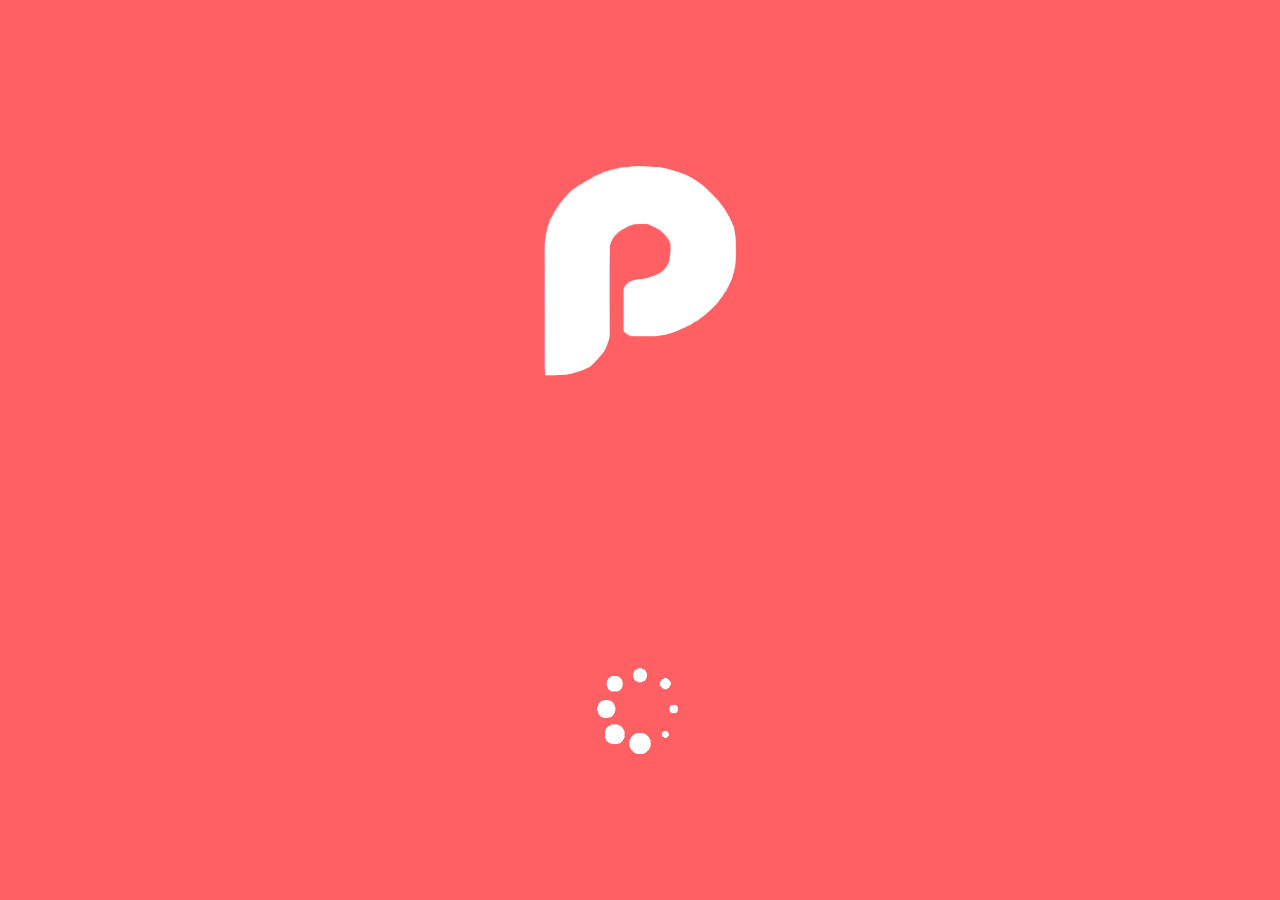
<file: src/pages/index.html>
<!DOCTYPE html>
<html lang="pt-br">
<head>
    <meta charset="UTF-8">
    <meta name="viewport" content="width=device-width, initial-scale=1.0">
    <title>Pomo</title>
    <script src="../scripts/loading.js"></script>
    <link rel="stylesheet" href="../styles/loading.css">
</head>
<body>
    <img src="../../assets/logo-pomo.png" alt="Logo Pomo" class="logo">
    <img src="../../assets/loading.gif" alt="GIF Loading" class="gif">
</body>
</html>
</file>
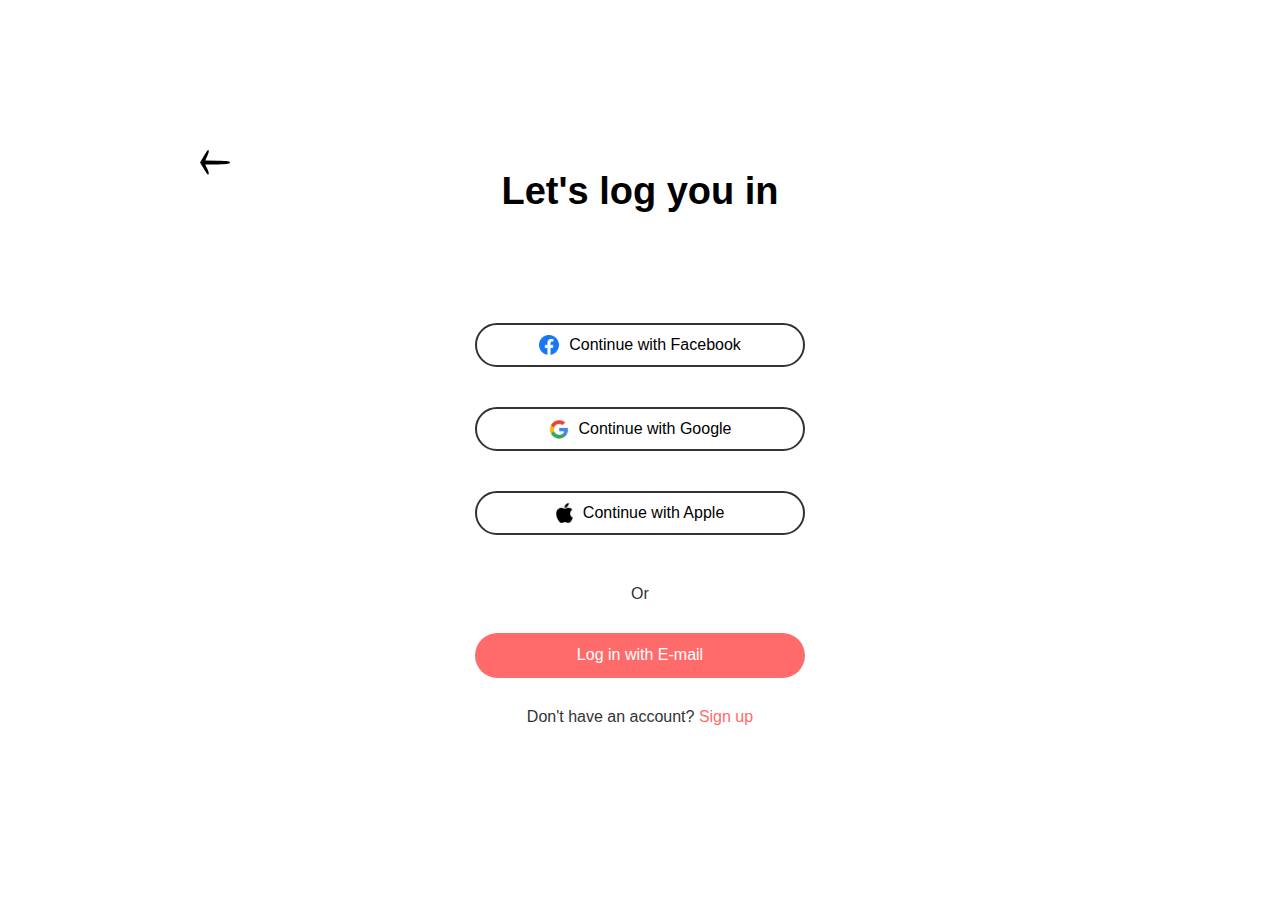
<file: src/pages/login.html>
<!DOCTYPE html>
<html lang="pt-br">
<head>
    <meta charset="UTF-8">
    <meta name="viewport" content="width=device-width, initial-scale=1.0">
    <title>Login</title>
    <link rel="stylesheet" href="../styles/login.css">
</head>
<body>
    <a class="back-arrow" href="thirdPresentation.html">
        <img src="../../assets/Vector.svg" alt="Back Arrow">
    </a>
    <h1>Let's log you in</h1>

    <a href="https://www.facebook.com/?locale=pt_BR" target="_blank">
        <button class="button-platform">
            <img src="../../assets/fb-logo.svg" alt="Facebook"> Continue with Facebook
        </button>
    </a>
    <a href="https://www.google.com/" target="_blank">
        <button class="button-platform">
            <img src="../../assets/google-logo.svg" alt="Google"> Continue with Google
        </button>
    </a>
    <a href="https://www.apple.com/br/store?afid=p238%7CsHCe5GbHJ-dc_mtid_1870765e38482_pcrid_703404953263_pgrid_167133564910_pntwk_g_pchan__pexid__ptid_kwd-10778630_&cid=aos-br-kwgo---slid---product-" target="_blank">
        <button class="button-platform">
            <img src="../../assets/apple-logo.png" alt="Apple"> Continue with Apple
        </button>
    </a>

    <p>Or</p>

    <button class="button-login">Log in with E-mail</button>

    <p>Don't have an account? <a href="register.html">Sign up</a></p>

</body>
</html>
</file>
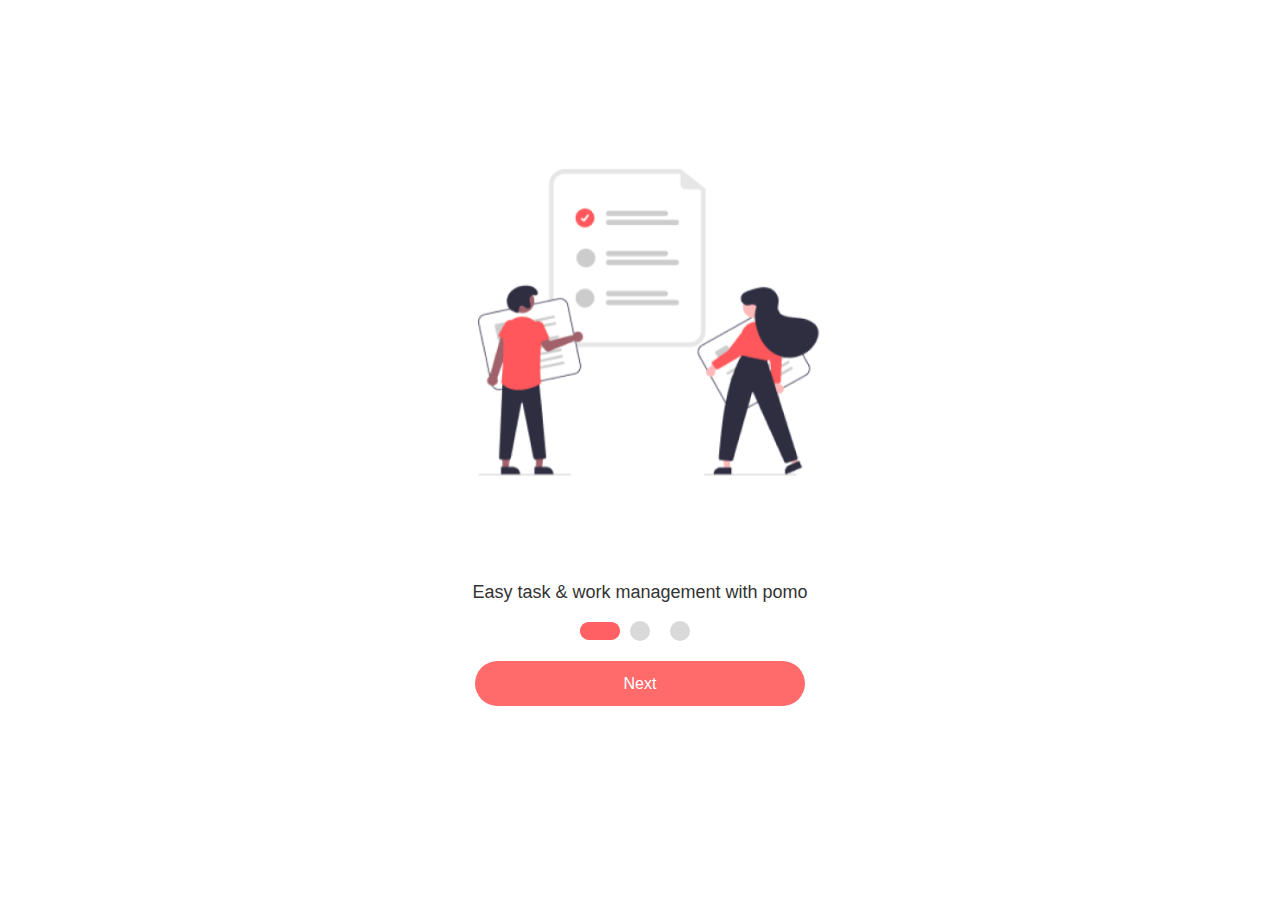
<file: src/pages/presentation.html>
<!DOCTYPE html>
<html lang="en">
<head>
    <meta charset="UTF-8">
    <meta name="viewport" content="width=device-width, initial-scale=1.0">
    <title>Presentation</title>
    <link rel="stylesheet" href="../styles/presentation.css">
</head>
<body>
    <img src="../../assets/img-screen1 1.svg" alt="Illustration" width="400">
    <p>Easy task & work management with pomo</p>
    <div class="dots">
        <img src="../../assets/Rectangle 1.svg" alt="Red Dot">
        <img src="../../assets/Ellipse 1.svg" alt="Gray Dot">
        <img src="../../assets/Ellipse 1.svg" alt="Gray Dot">
    </div>
    <button onclick="window.location.href='secondPresentation.html'">Next</button>
</body>
</html>
</file>
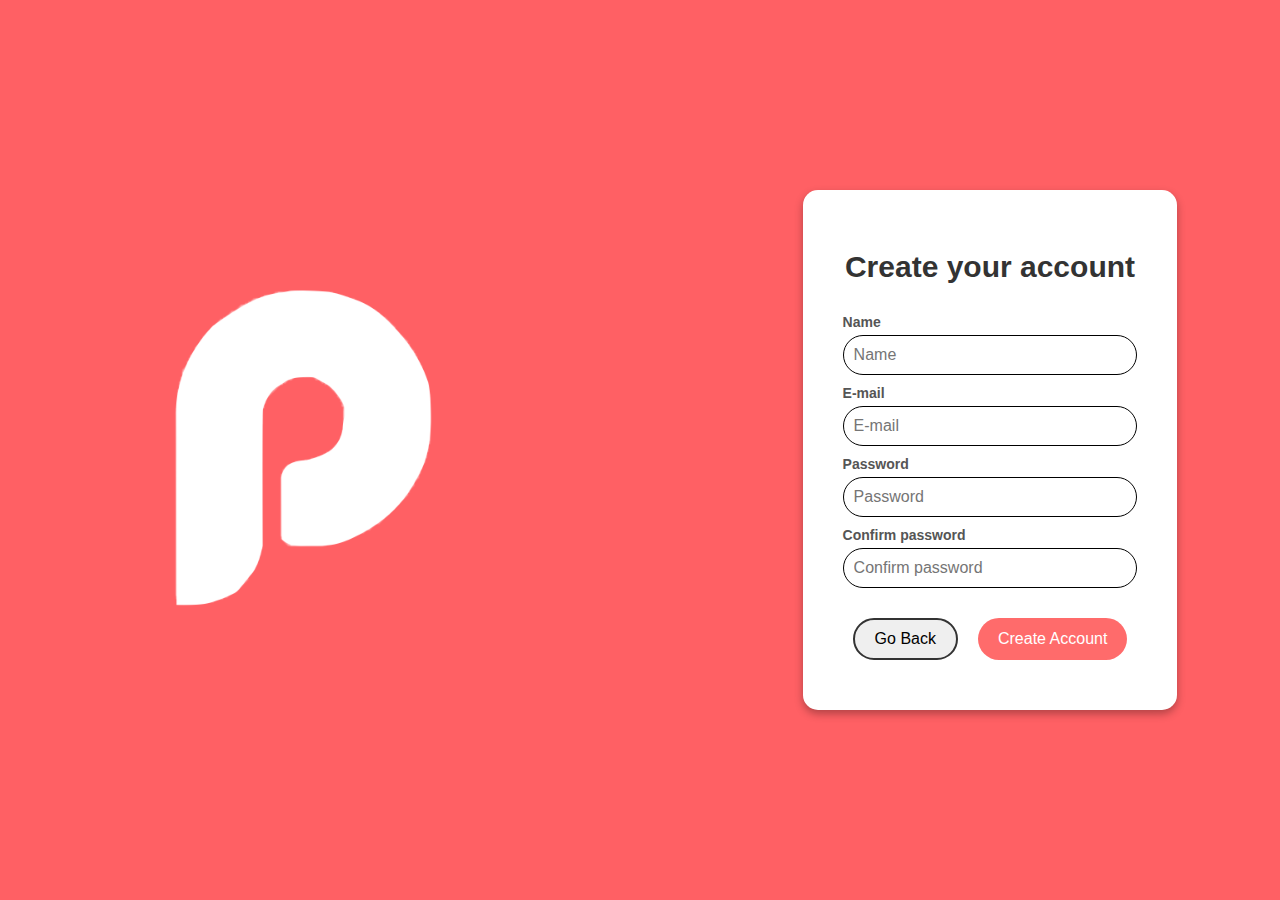
<file: src/pages/register.html>
<!DOCTYPE html>
<html lang="pt-br">
<head>
    <meta charset="UTF-8">
    <meta name="viewport" content="width=device-width, initial-scale=1.0">
    <title>Create Account</title>
    <link rel="stylesheet" href="../styles/register.css">
</head>
<body>
    <div class="container">
        <div class="logo">
            <img src="../../assets/logo-pomo.png" alt="Logo">
        </div>
        <div class="form-container">
            <h1>Create your account</h1>
            <form id="create-account-form">
                <label for="name">Name</label>
                <input type="text" id="name" name="name" placeholder="Name" required>

                <label for="email">E-mail</label>
                <input type="email" id="email" name="email" placeholder="E-mail" required>

                <label for="password">Password</label>
                <input type="password" id="password" name="password" placeholder="Password" required>

                <label for="confirm-password">Confirm password</label>
                <input type="password" id="confirm-password" name="confirm-password" placeholder="Confirm password" required>

                <div class="buttons">
                    <button type="button" onclick="window.location.href='login.html'">Go Back</button>
                    <button type="submit">Create Account</button>
                </div>
            </form>
        </div>
    </div>
    <script src="../scripts/register.js"></script>
</body>
</html>
</file>
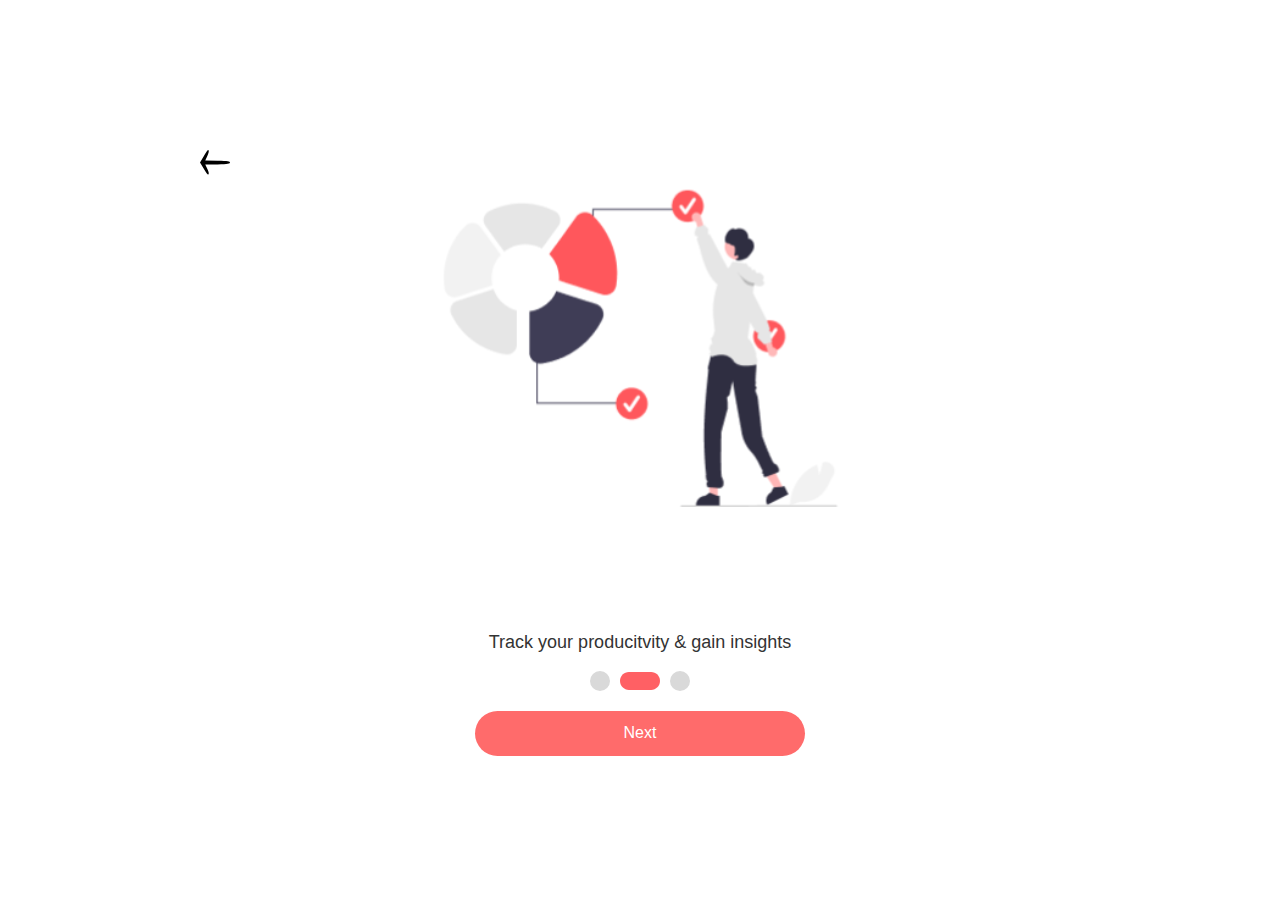
<file: src/pages/secondPresentation.html>
<!DOCTYPE html>
<html lang="en">
<head>
    <meta charset="UTF-8">
    <meta name="viewport" content="width=device-width, initial-scale=1.0">
    <title>Presentation</title>
    <link rel="stylesheet" href="../styles/secondPresentation.css">
</head>
<body>
    <a class="back-arrow" href="presentation.html">
        <img src="../../assets/Vector.svg" alt="Back Arrow">
    </a>
    <img src="../../assets/img-screen2 1.svg" alt="Illustration" width="500">
    <p>Track your producitvity & gain insights</p>
    <div class="dots">
        <img src="../../assets/Ellipse 1.svg" alt="Gray Dot">
        <img src="../../assets/Rectangle 1.svg" alt="Red Dot">
        <img src="../../assets/Ellipse 1.svg" alt="Gray Dot">
    </div>
    <button onclick="window.location.href='thirdPresentation.html'">Next</button>
</body>
</html>
</file>
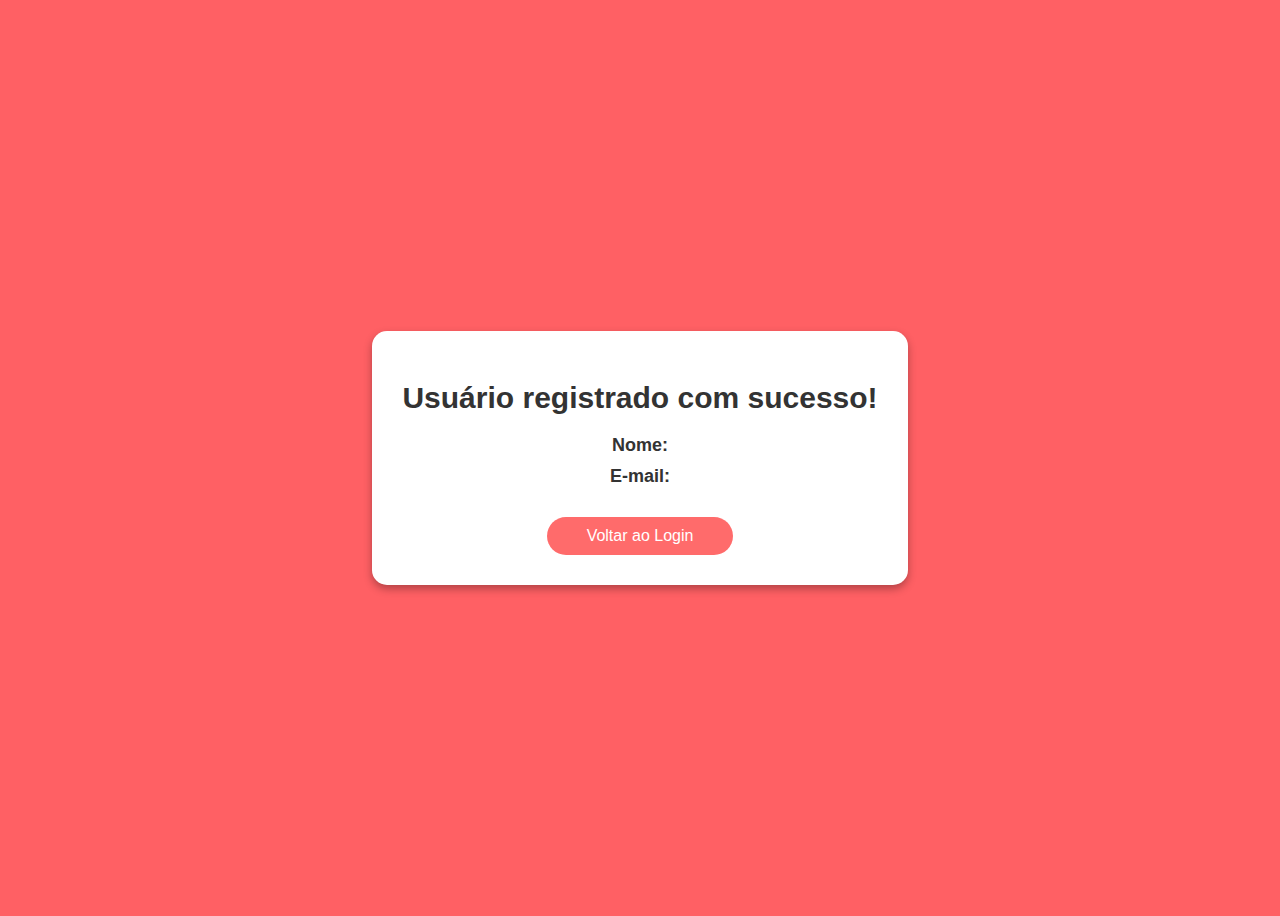
<file: src/pages/success.html>
<!DOCTYPE html>
<html lang="pt-br">
<head>
    <meta charset="UTF-8">
    <meta name="viewport" content="width=device-width, initial-scale=1.0">
    <title>Usuário registrado com sucesso!</title>
    <link rel="stylesheet" href="../styles/success.css">
    <script src="../scripts/success.js"></script>
</head>
<body>
    <div class="container">
        <h1>Usuário registrado com sucesso!</h1>
        <p><strong>Nome:</strong> <span id="user-name"></span></p>
        <p><strong>E-mail:</strong> <span id="user-email"></span></p>
        <button onclick="window.location.href='login.html'">Voltar ao Login</button>
    </div>
</body>
</html>
</file>
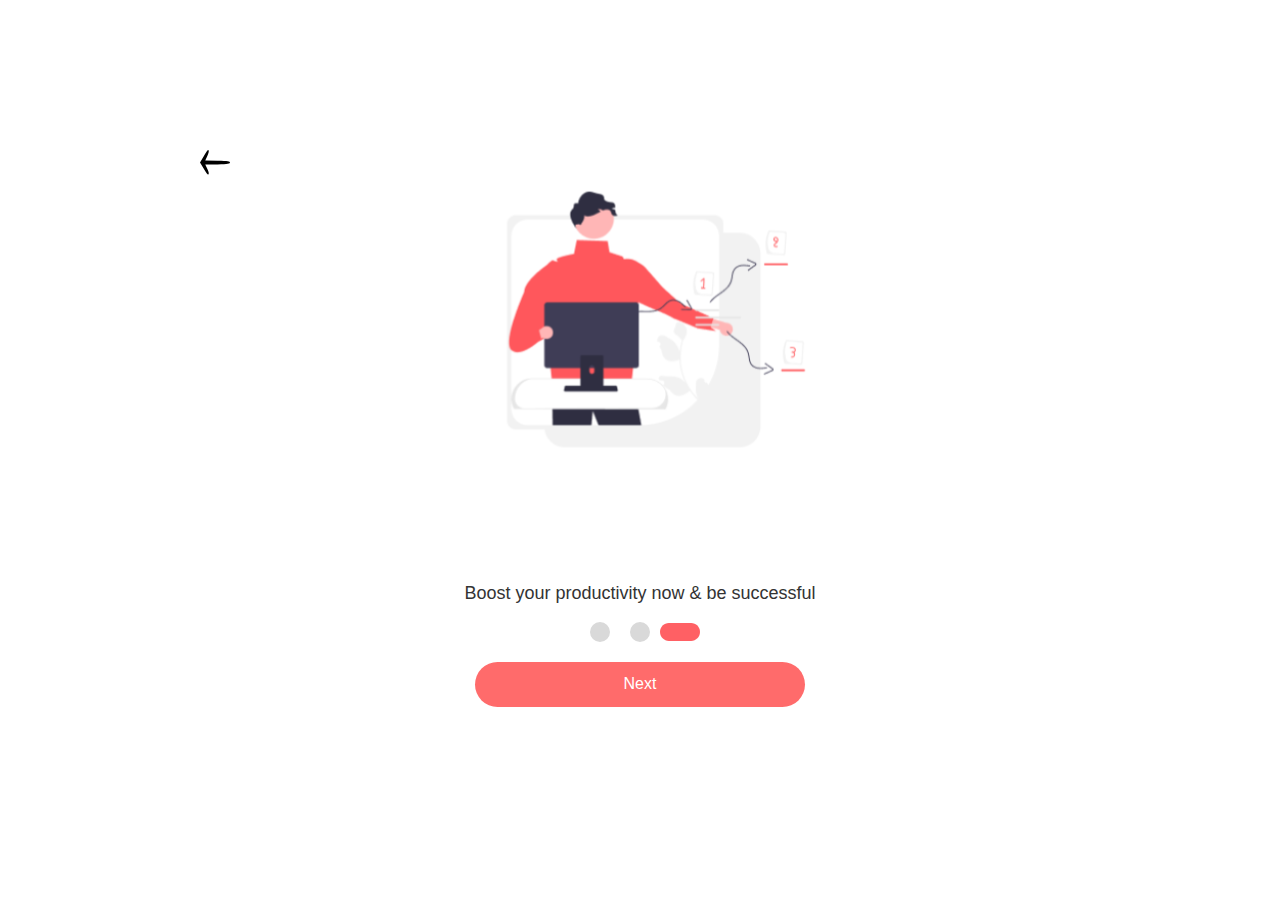
<file: src/pages/thirdPresentation.html>
<!DOCTYPE html>
<html lang="pt-br">
<head>
    <meta charset="UTF-8">
    <meta name="viewport" content="width=device-width, initial-scale=1.0">
    <title>Presentation</title>
    <link rel="stylesheet" href="../styles/thirdPresentation.css">
</head>
<body>
    <a class="back-arrow" href="secondPresentation.html">
        <img src="../../assets/Vector.svg" alt="Back Arrow">
    </a>
    <img src="../../assets/img-screen3 1.svg" alt="Illustration" width="400">
    <p>Boost your productivity now & be successful</p>
    <div class="dots">
        <img src="../../assets/Ellipse 1.svg" alt="Gray Dot">
        <img src="../../assets/Ellipse 1.svg" alt="Gray Dot">
        <img src="../../assets/Rectangle 1.svg" alt="Red Dot">
    </div>
    <button onclick="window.location.href='login.html'">Next</button>
</body>
</html>
</file>
<file: src/styles/loading.css>
body{
    background-color: #FF6064;
    display: flex;
    justify-content: center;
    align-items: center;
    flex-direction: column;
}

img{
    margin:130px 0 130px 0
}

.logo{
    width: 300px;
    height: 266px;
}

.gif{
    width: 90px;
    height: 90px;
}
</file>
<file: src/styles/login.css>
body {
    font-family: Arial, sans-serif;
    display: flex;
    flex-direction: column;
    justify-content: center;
    align-items: center;
    height: 100vh;
    margin: 0;
    text-align: center;
    position: relative; 
}

h1 {
    font-size: 38px;
    margin-bottom: 90px;
}

p {
    font-size: 16px;
    color: #333;
    margin: 30px 0;
}

.button-platform {
    display: flex;
    align-items: center;
    justify-content: center;
    margin: 20px 0;
    padding: 10px 20px;
    width: 330px;
    border: 2px solid #333;
    border-radius: 25px;
    background-color: white;
    font-size: 16px;
    cursor: pointer;
}

.button-platform:hover {
    background-color: #DDDDDD;
}

.button-platform img {
    margin-right: 10px;
    height: 20px;
}

.button-login {
    padding: 10px 20px;
    background-color: #FF6B6B;
    color: white;
    border: none;
    border-radius: 25px;
    cursor: pointer;
    font-size: 16px;
    height: 45px;
    width: 330px;
}

.button-login:hover {
    box-shadow: 0px 4px 8px rgba(0, 0, 0, 0.644); 
}

a {
    color: #FF6B6B;
    text-decoration: none;
}

.back-arrow {
    position: absolute;
    top: 30px; 
    left: 20px;
    cursor: pointer;
}

.back-arrow img {
    width: 30px; 
    height: auto;
}

.back-arrow:hover {
    background-image: url('../../img/Vector\ \(1\).svg');
}

.back-arrow img:hover {
    opacity: 0; 
}

@media (max-width: 480px) {
    .back-arrow {
        top: 20px; 
        left: 15px;
    }

    button {
        width: 250px; 
    }
}

@media (min-width: 375px) and (max-width: 1024px) {
    
    .back-arrow {
        top: 25px; 
        left: 25px;
    }

    button {
        width: 280px; 
    }
}

@media (min-width: 1024px) {
    .back-arrow {
        top: 150px; 
        left: 200px;
    }

    button {
        width: 330px; 
    }
}
</file>
<file: src/styles/presentation.css>
body {
    font-family: Arial, sans-serif;
    display: flex;
    flex-direction: column;
    justify-content: center;
    align-items: center;
    height: 95vh;
    margin: 0;
    text-align: center;
}

p {
    margin-top: 80px;
    font-size: 18px;
    color: #333;
}

.dots {
    display: flex;
    justify-content: center;
    margin-bottom: 20px;
}

.dots img {
    width: 40px; 
    height: 20px; 
}

button {
    padding: 10px 20px;
    background-color: #FF6B6B;
    color: white;
    border: none;
    border-radius: 25px;
    cursor: pointer;
    font-size: 16px;
    height: 45px;
    width: 330px;
}

button:hover {
    box-shadow: 0px 4px 8px rgba(0, 0, 0, 0.644);
}
</file>
<file: src/styles/register.css>
body {
    font-family: Arial, sans-serif;
    background-color: #FF6064;
    display: flex;
    justify-content: center;
    align-items: center;
    height: 100vh;
    margin: 0;
}

.container {
    display: flex;
    flex-direction: column;
    align-items: center;
    max-width: 100%;
    padding: 20px;
    box-sizing: border-box;
}

.logo img {
    width: 200px;
    height: auto;
    margin-bottom: 20px;
}

.form-container {
    background-color: white;
    padding: 20px;
    border-radius: 15px;
    box-shadow: 0px 4px 8px rgba(0, 0, 0, 0.3);
    width: 100%;
    max-width: 400px;
    box-sizing: border-box;
}

h1 {
    margin-bottom: 20px;
    font-size: 24px;
    color: #333;
    text-align: center;
}

form {
    display: flex;
    flex-direction: column;
}

label {
    margin-top: 10px;
    font-size: 14px;
    color: #555;
    font-weight: bold;
}

input {
    padding: 10px;
    margin-top: 5px;
    border: 1px solid #ddd;
    border-radius: 25px;
    font-size: 16px;
    outline: none;
    border-color: #000000;
}

input::placeholder {
    margin-left: 30px;
}

.buttons {
    display: flex;
    justify-content: space-between;
    margin-top: 20px;
}

button {
    margin: 10px;
    padding: 10px 20px;
    border-radius: 25px;
    font-size: 16px;
    cursor: pointer;
    border: 2px solid #333;
}

button[type="submit"] {
    background-color: #FF6B6B;
    color: white;
    border: none;
}

button:hover {
    box-shadow: 0px 4px 8px rgba(0, 0, 0, 0.3);
}

@media (min-width: 768px) {
    .container {
        flex-direction: row;
    }

    .logo img {
        width: 150px;
        margin-right: 30px;
        margin-bottom: 0;
    }

    .form-container {
        width: 100%;
        max-width: 500px;
    }
}

@media (min-width: 1024px) {
    .logo img {
        width: 400px;
        margin-right: 300px;
    }

    .form-container {
        padding: 40px;
        max-width: 600px;
    }

    h1 {
        font-size: 30px;
    }
}
</file>
<file: src/styles/secondPresentation.css>
body {
    font-family: Arial, sans-serif;
    display: flex;
    flex-direction: column;
    justify-content: center;
    align-items: center;
    height: 95vh;
    margin: 0;
    text-align: center;
    position: relative; 
}

p {
    margin-top: 80px;
    font-size: 18px;
    color: #333;
}

.dots {
    display: flex;
    justify-content: center;
    margin-bottom: 20px;
}

.dots img {
    width: 40px; 
    height: 20px; 
}

button {
    padding: 10px 20px;
    background-color: #FF6B6B;
    color: white;
    border: none;
    border-radius: 25px;
    cursor: pointer;
    font-size: 16px;
    height: 45px;
    width: 330px;
}

button:hover {
    box-shadow: 0px 4px 8px rgba(0, 0, 0, 0.644);
}

.back-arrow {
    position: absolute;
    top: 30px; 
    left: 20px; 
    cursor: pointer;
}

.back-arrow img {
    width: 30px; 
    height: auto;
}

.back-arrow:hover {
    background-image: url('../../assets/Vector\ \(1\).svg'); 
    background-size: contain;
    background-repeat: no-repeat;
    background-position: center;
}

.back-arrow img:hover {
    opacity: 0; 
}

@media (max-width: 480px) {
    .back-arrow {
        top: 20px; 
        left: 15px;
    }

    button {
        width: 250px; 
    }
}

@media (min-width: 375px) and (max-width: 1024px) {
    
    .back-arrow {
        top: 25px; 
        left: 25px;
    }

    button {
        width: 280px; 
    }
}

@media (min-width: 1024px) {
    .back-arrow {
        top: 150px; 
        left: 200px;
    }

    button {
        width: 330px;
    }
}
</file>
<file: src/styles/success.css>
body {
    font-family: Arial, sans-serif;
    background-color: #FF6064;
    display: flex;
    justify-content: center;
    align-items: center;
    height: 100vh;
    color: white;
}

.container {
    background-color: white;
    padding: 30px;
    border-radius: 15px;
    box-shadow: 0px 4px 8px rgba(0, 0, 0, 0.3);
    color: #333;
    text-align: center;
}

h1 {
    margin-bottom: 20px;
    font-size: 30px;
    color: #333;
}

p {
    font-size: 18px;
    margin: 10px 0;
}

button {
    margin-top: 20px;
    padding: 10px 40px;
    border-radius: 25px;
    font-size: 16px;
    cursor: pointer;
    background-color: #FF6B6B;
    color: white;
    border: none;
}

button:hover {
    box-shadow: 0px 4px 8px rgba(0, 0, 0, 0.3);
}
</file>
<file: src/styles/thirdPresentation.css>
body {
    font-family: Arial, sans-serif;
    display: flex;
    flex-direction: column;
    justify-content: center;
    align-items: center;
    height: 95vh;
    margin: 0;
    text-align: center;
    position: relative;
}

p {
    margin-top: 80px;
    font-size: 18px;
    color: #333;
}

.dots {
    display: flex;
    justify-content: center;
    margin-bottom: 20px;
}

.dots img {
    width: 40px; 
    height: 20px; 
}

button {
    padding: 10px 20px;
    background-color: #FF6B6B;
    color: white;
    border: none;
    border-radius: 25px;
    cursor: pointer;
    font-size: 16px;
    height: 45px;
    width: 330px;
}

button:hover {
    box-shadow: 0px 4px 8px rgba(0, 0, 0, 0.644);
}

.back-arrow {
    position: absolute;
    top: 30px; 
    left: 20px; 
    cursor: pointer;
}

.back-arrow img {
    width: 30px; 
    height: auto;
}

.back-arrow:hover {
    background-image: url('../../assets/Vector\ \(1\).svg'); 
    background-size: contain;
    background-repeat: no-repeat;
    background-position: center;
}

.back-arrow img:hover {
    opacity: 0; 
}

@media (max-width: 480px) {
    .back-arrow {
        top: 20px; 
        left: 15px;
    }

    button {
        width: 250px; 
    }
}

@media (min-width: 375px) and (max-width: 1024px) {
    
    .back-arrow {
        top: 25px; 
        left: 25px;
    }

    button {
        width: 280px; 
    }
}

@media (min-width: 1024px) {
    .back-arrow {
        top: 150px;
        left: 200px; 
    }

    button {
        width: 330px; 
    }
}
</file>
